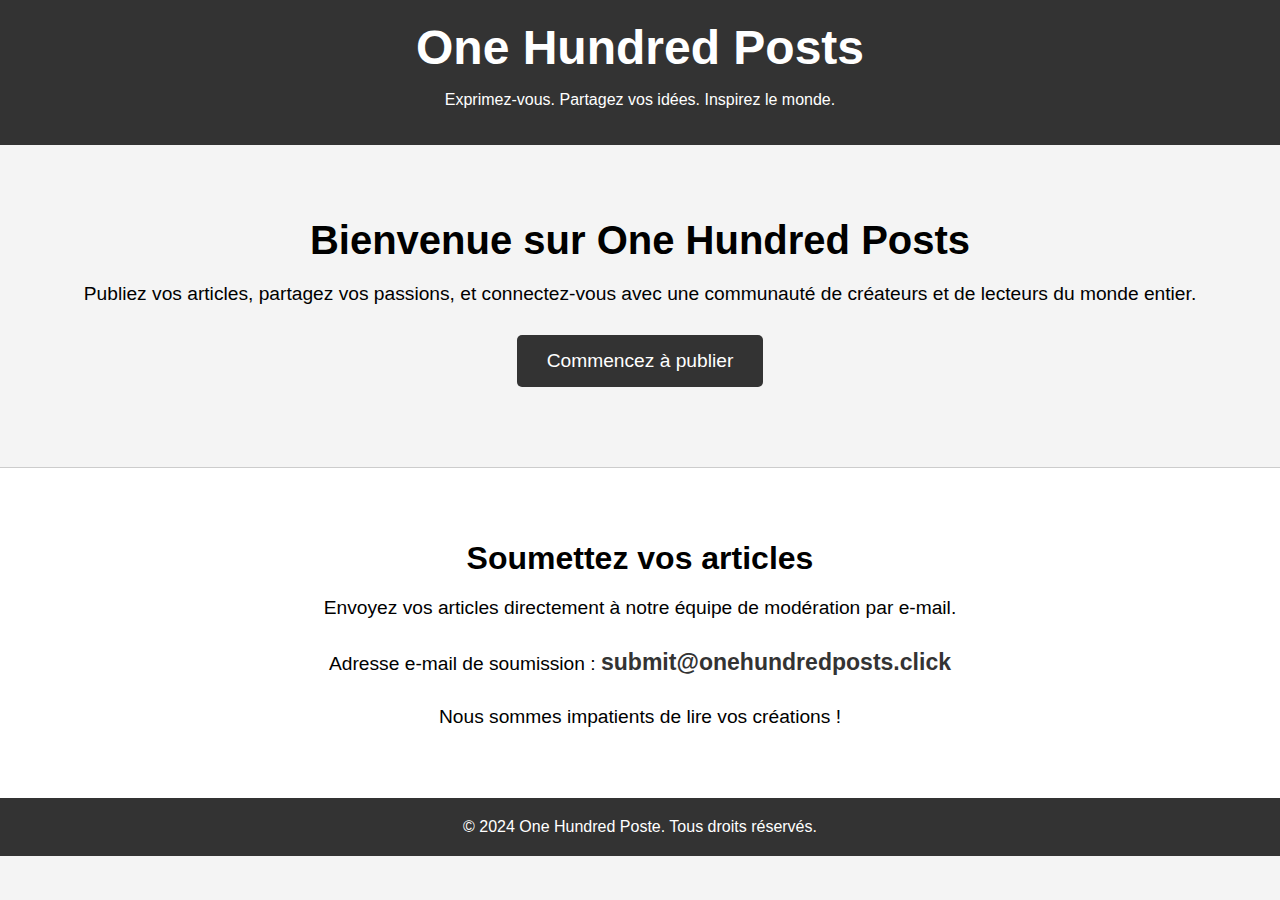
<file: index.html>
<!DOCTYPE html>
<html lang="fr">
<head>
    <meta charset="UTF-8">
    <meta name="viewport" content="width=device-width, initial-scale=1.0">
    <meta http-equiv="X-UA-Compatible" content="IE=edge">
    <title>One Hundred Posts - Publiez vos articles</title>
    <style>
        body {
            font-family: Arial, sans-serif;
            margin: 0;
            padding: 0;
            background-color: #f4f4f4;
        }

        header {
            background-color: #333;
            color: #fff;
            padding: 20px;
            text-align: center;
        }

        header h1 {
            margin: 0;
            font-size: 3em;
        }

        .main-content {
            padding: 40px;
            text-align: center;
        }

        .main-content h2 {
            font-size: 2.5em;
            margin-bottom: 20px;
        }

        .main-content p {
            font-size: 1.2em;
            margin-bottom: 30px;
        }

        .cta-btn {
            display: inline-block;
            padding: 15px 30px;
            background-color: #333;
            color: #fff;
            text-decoration: none;
            font-size: 1.2em;
            border-radius: 5px;
            transition: background-color 0.3s ease;
        }

        .cta-btn:hover {
            background-color: #555;
        }

        .submit-section {
            background-color: #fff;
            padding: 40px;
            text-align: center;
            margin-top: 40px;
            border-top: 1px solid #ccc;
        }

        .submit-section h3 {
            font-size: 2em;
            margin-bottom: 20px;
        }

        .submit-section p {
            font-size: 1.2em;
            margin-bottom: 30px;
        }

        .submit-section a {
            color: #333;
            font-weight: bold;
            text-decoration: none;
            font-size: 1.2em;
        }

        .submit-section a:hover {
            text-decoration: underline;
        }

        footer {
            background-color: #333;
            color: #fff;
            padding: 20px;
            text-align: center;
        }

        footer p {
            margin: 0;
        }
    </style>
</head>

  <!-- Google tag (gtag.js) -->
<script async src="https://www.googletagmanager.com/gtag/js?id=G-HDVXJG40WF"></script>
<script>
  window.dataLayer = window.dataLayer || [];
  function gtag(){dataLayer.push(arguments);}
  gtag('js', new Date());

  gtag('config', 'G-HDVXJG40WF');
</script>
  
<body>

    <header>
        <h1>One Hundred Posts</h1>
        <p>Exprimez-vous. Partagez vos idées. Inspirez le monde.</p>
    </header>

    <section class="main-content">
        <h2>Bienvenue sur One Hundred Posts</h2>
        <p>Publiez vos articles, partagez vos passions, et connectez-vous avec une communauté de créateurs et de lecteurs du monde entier.</p>
        <a href="#" class="cta-btn">Commencez à publier</a>
    </section>

    <section class="submit-section">
        <h3>Soumettez vos articles</h3>
        <p>Envoyez vos articles directement à notre équipe de modération par e-mail.</p>
        <p>Adresse e-mail de soumission : <a href="mailto:submit@onehundredposts.click">submit@onehundredposts.click</a></p>
        <p>Nous sommes impatients de lire vos créations !</p>
    </section>

    <footer>
        <p>&copy; 2024 One Hundred Poste. Tous droits réservés.</p>
    </footer>

</body>
</html>
</file>
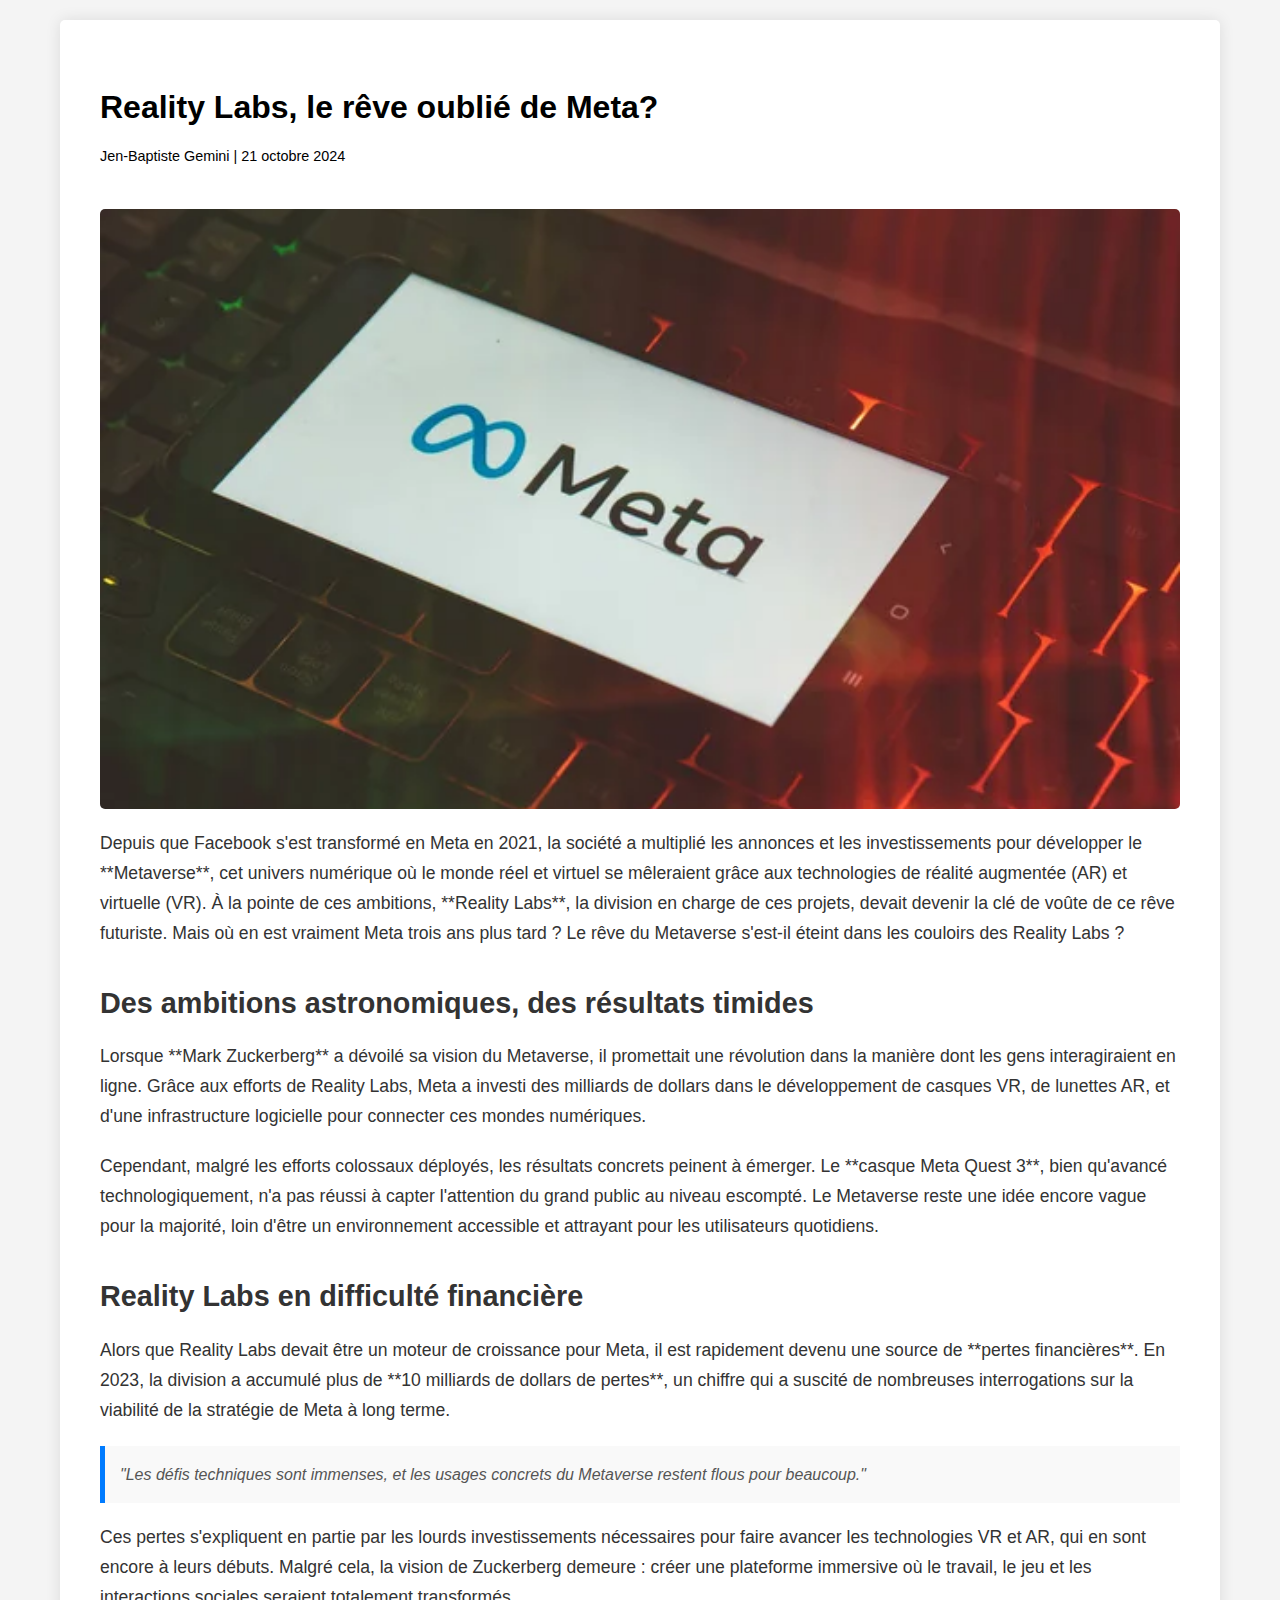
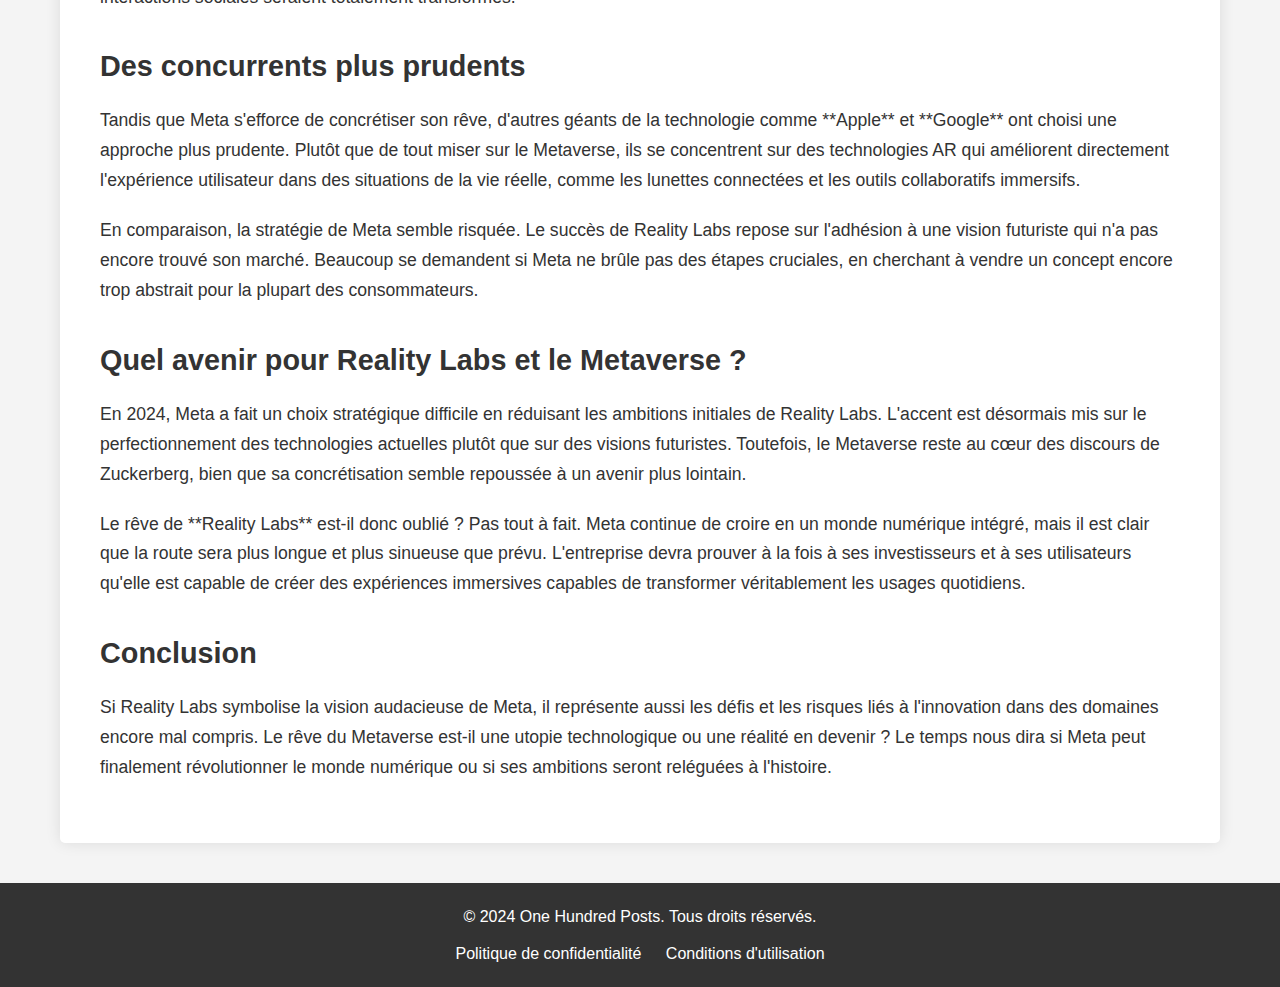
<file: posts/reality-labs-le-reve-oublie-de-meta.html>
<!DOCTYPE html>
<html lang="fr">

<head>
    <meta charset="UTF-8">
    <meta name="viewport" content="width=device-width, initial-scale=1.0">
    <title>Reality Labs, le rêve oublié de Meta? | One Hundred Posts</title>
    <link rel="stylesheet" href="css/article.css">
</head>
<!-- Google tag (gtag.js) -->
<script async src="https://www.googletagmanager.com/gtag/js?id=G-HDVXJG40WF"></script>
<script>
  window.dataLayer = window.dataLayer || [];
  function gtag(){dataLayer.push(arguments);}
  gtag('js', new Date());

  gtag('config', 'G-HDVXJG40WF');
</script>
<body>	
    <!-- Contenu principal de l'article -->
    <main class="container">
        <article class="article-content">
            <header class="article-header">
                <h1>Reality Labs, le rêve oublié de Meta?</h1>
                <div class="article-meta">
                    <span class="author">Jen-Baptiste Gemini</span> | <span class="date">21 octobre 2024</span>
                </div>
            </header>

            <section class="article-body">
                <img src="img/metaverse.jpg" alt="Illustration du Metaverse" class="article-image">
                <p>Depuis que Facebook s'est transformé en Meta en 2021, la société a multiplié les annonces et les investissements pour développer le **Metaverse**, cet univers numérique où le monde réel et virtuel se mêleraient grâce aux technologies de réalité augmentée (AR) et virtuelle (VR). À la pointe de ces ambitions, **Reality Labs**, la division en charge de ces projets, devait devenir la clé de voûte de ce rêve futuriste. Mais où en est vraiment Meta trois ans plus tard ? Le rêve du Metaverse s'est-il éteint dans les couloirs des Reality Labs ?</p>
                
                <h3>Des ambitions astronomiques, des résultats timides</h3>
                <p>Lorsque **Mark Zuckerberg** a dévoilé sa vision du Metaverse, il promettait une révolution dans la manière dont les gens interagiraient en ligne. Grâce aux efforts de Reality Labs, Meta a investi des milliards de dollars dans le développement de casques VR, de lunettes AR, et d'une infrastructure logicielle pour connecter ces mondes numériques.</p>

                <p>Cependant, malgré les efforts colossaux déployés, les résultats concrets peinent à émerger. Le **casque Meta Quest 3**, bien qu'avancé technologiquement, n'a pas réussi à capter l'attention du grand public au niveau escompté. Le Metaverse reste une idée encore vague pour la majorité, loin d'être un environnement accessible et attrayant pour les utilisateurs quotidiens.</p>

                <h3>Reality Labs en difficulté financière</h3>
                <p>Alors que Reality Labs devait être un moteur de croissance pour Meta, il est rapidement devenu une source de **pertes financières**. En 2023, la division a accumulé plus de **10 milliards de dollars de pertes**, un chiffre qui a suscité de nombreuses interrogations sur la viabilité de la stratégie de Meta à long terme.</p>

                <blockquote>
                    "Les défis techniques sont immenses, et les usages concrets du Metaverse restent flous pour beaucoup."
                </blockquote>

                <p>Ces pertes s'expliquent en partie par les lourds investissements nécessaires pour faire avancer les technologies VR et AR, qui en sont encore à leurs débuts. Malgré cela, la vision de Zuckerberg demeure : créer une plateforme immersive où le travail, le jeu et les interactions sociales seraient totalement transformés.</p>

                <h3>Des concurrents plus prudents</h3>
                <p>Tandis que Meta s'efforce de concrétiser son rêve, d'autres géants de la technologie comme **Apple** et **Google** ont choisi une approche plus prudente. Plutôt que de tout miser sur le Metaverse, ils se concentrent sur des technologies AR qui améliorent directement l'expérience utilisateur dans des situations de la vie réelle, comme les lunettes connectées et les outils collaboratifs immersifs.</p>

                <p>En comparaison, la stratégie de Meta semble risquée. Le succès de Reality Labs repose sur l'adhésion à une vision futuriste qui n'a pas encore trouvé son marché. Beaucoup se demandent si Meta ne brûle pas des étapes cruciales, en cherchant à vendre un concept encore trop abstrait pour la plupart des consommateurs.</p>

                <h3>Quel avenir pour Reality Labs et le Metaverse ?</h3>
                <p>En 2024, Meta a fait un choix stratégique difficile en réduisant les ambitions initiales de Reality Labs. L'accent est désormais mis sur le perfectionnement des technologies actuelles plutôt que sur des visions futuristes. Toutefois, le Metaverse reste au cœur des discours de Zuckerberg, bien que sa concrétisation semble repoussée à un avenir plus lointain.</p>

                <p>Le rêve de **Reality Labs** est-il donc oublié ? Pas tout à fait. Meta continue de croire en un monde numérique intégré, mais il est clair que la route sera plus longue et plus sinueuse que prévu. L'entreprise devra prouver à la fois à ses investisseurs et à ses utilisateurs qu'elle est capable de créer des expériences immersives capables de transformer véritablement les usages quotidiens.</p>

                <h3>Conclusion</h3>
                <p>Si Reality Labs symbolise la vision audacieuse de Meta, il représente aussi les défis et les risques liés à l'innovation dans des domaines encore mal compris. Le rêve du Metaverse est-il une utopie technologique ou une réalité en devenir ? Le temps nous dira si Meta peut finalement révolutionner le monde numérique ou si ses ambitions seront reléguées à l'histoire.</p>
            </section>
        </article>

        <!-- Suggestions d'articles similaires -->
        <!-- <section class="related-articles container" id="similar-posts">
            <h3>Articles Similaires</h3>
            <ul>
                <li><a href="#">Meta Quest 3 : le futur du gaming en réalité virtuelle ?</a></li>
                <li><a href="#">Les tendances tech à surveiller en 2025</a></li>
                <li><a href="#">Comment la réalité augmentée redéfinit notre quotidien</a></li>
            </ul>
        </section> -->
    </main>

    <!-- Pied de page -->
    <footer>
        <div class="container">
            <p>&copy; 2024 One Hundred Posts. Tous droits réservés.</p>
            <nav>
                <ul>
                    <li><a href="#">Politique de confidentialité</a></li>
                    <li><a href="#">Conditions d'utilisation</a></li>
                </ul>
            </nav>
        </div>
    </footer>
	<script type="text/javascript"> var infolinks_pid = 3427777; var infolinks_wsid = 0; </script> <script type="text/javascript" src="//resources.infolinks.com/js/infolinks_main.js"></script>
    
</body>

</html>
</file>
<file: posts/css/article.css>
/* Réinitialisation basique */
* {
    margin: 0;
    padding: 0;
    box-sizing: border-box;
}

/* Corps de la page */
body {
    font-family: 'Arial', sans-serif;
    line-height: 1.7;
    background-color: #f4f4f4;
    color: #333;
}

/* Conteneur principal */
.container {
    max-width: 1200px;
    margin: 0 auto;
    padding: 0 20px;
}

/* En-tête de la page */
header {
    background-color: white;
    color: white;
    padding: 20px 0;
    text-align: start;
    position: relative;
}

.main-header {
    text-align: center;
}

header h1 {
    font-size: 2em;
    margin-bottom: 10px;
    color: black;
}

/* Contenu de l'article */
.article-content {
    background-color: white;
    padding: 40px;
    margin-top: 20px;
    box-shadow: 0 0 15px rgba(0, 0, 0, 0.1);
    border-radius: 5px;
}

.article-header {
    text-align: start;
}

.article-header h2 {
    font-size: 2.5em;
    margin-bottom: 10px;
    color: #333;
}

.article-meta {
    color: black;
    font-size: 0.9em;
    margin-bottom: 20px;
}

.article-body img.article-image {
    width: 100%; /* Fixer la largeur de l'image à 100% du conteneur */
    max-width: 100%;
    height: 600px;
    object-fit: cover;
    border-radius: 5px;
    margin-bottom: 20px;
    display: block;
}

.article-body p {
    margin-bottom: 20px;
    font-size: 1.1em;
}

.article-body h3 {
    font-size: 1.8em;
    margin-top: 30px;
    margin-bottom: 15px;
}

.article-body blockquote {
    margin: 20px 0;
    padding: 15px;
    background-color: #f9f9f9;
    border-left: 5px solid #007BFF;
    font-style: italic;
    color: #555;
}

/* Articles similaires */
.related-articles {
    margin: 40px 0;
}

.related-articles h3 {
    font-size: 1.8em;
    margin-bottom: 20px;
}

.related-articles ul {
    list-style: none;
    padding-left: 0;
}

.related-articles ul li {
    margin-bottom: 10px;
}

.related-articles ul li a {
    text-decoration: none;
    color: #007BFF;
}

.related-articles ul li a:hover {
    text-decoration: underline;
}

/* Pied de page */
footer {
    background-color: #333;
    color: white;
    padding: 20px 0;
    text-align: center;
    margin-top: 40px;
}

footer p {
    margin-bottom: 10px;
}

footer nav ul {
    list-style: none;
    padding: 0;
}

footer nav ul li {
    display: inline;
    margin: 0 10px;
}

footer nav ul li a {
    color: white;
    text-decoration: none;
}

footer nav ul li a:hover {
    text-decoration: underline;
}

/* ---- Responsive Design ---- */
@media (max-width: 768px) {
    .article-header h2 {
        font-size: 2em;
    }

    .article-body h3 {
        font-size: 1.5em;
    }

    .article-content {
        padding: 20px;
        margin: 10px 0;
    }

    .article-body img.article-image {
        height: 400px;
    }
}

@media (max-width: 480px) {
    header h1 {
        font-size: 1.5em;
    }

    .article-header h2 {
        font-size: 1.5em;
    }

    .article-body, .container {
        padding: 0px;
		margin:0;
    }

    .article-body img.article-image {
        height: 200px;
    }
	
	#similar-posts{
		padding:20px
	}
}
</file>
